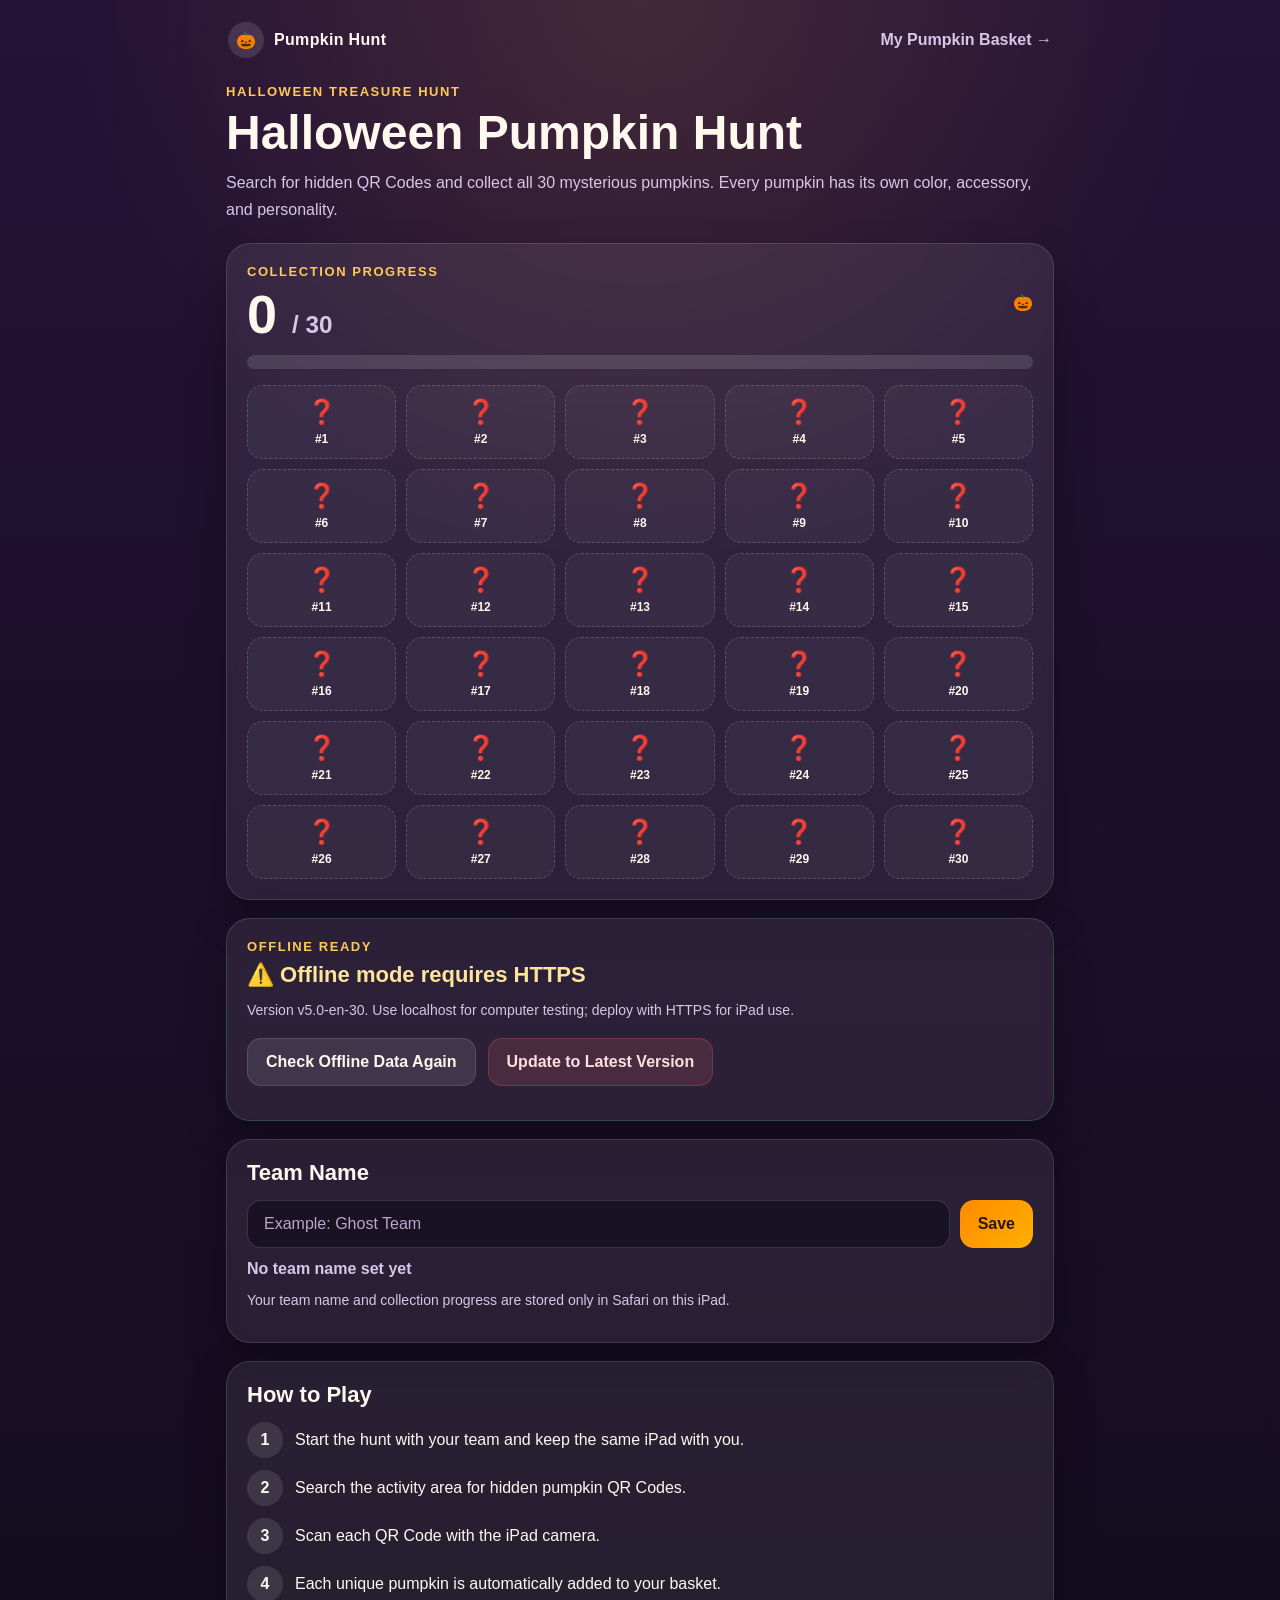
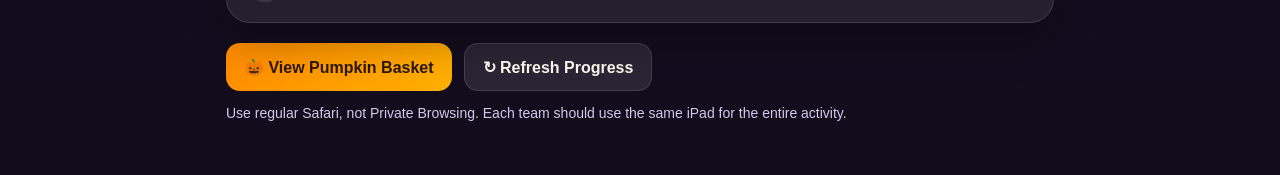
<file: index.html>
<!doctype html>
<html lang="en">
<head>
  <meta charset="utf-8">
  <meta name="viewport" content="width=device-width, initial-scale=1, viewport-fit=cover">
  <meta name="theme-color" content="#120c1c">
  <title>Halloween Pumpkin Hunt</title>
  <link rel="stylesheet" href="./css/style.css?v=5.0">
</head>
<body>
  <main class="page-shell narrow">
    <header class="topbar">
      <div class="brand">
        <span class="brand-mark">🎃</span>
        <span>Pumpkin Hunt</span>
      </div>
      <a class="small-link" href="./collection.html">My Pumpkin Basket →</a>
    </header>

    <section class="hero">
      <p class="eyebrow">Halloween Treasure Hunt</p>
      <h1>Halloween Pumpkin Hunt</h1>
      <p class="lead">Search for hidden QR Codes and collect all 30 mysterious pumpkins. Every pumpkin has its own color, accessory, and personality.</p>
    </section>

    <section class="card progress-card">
      <div class="progress-head">
        <div>
          <p class="eyebrow">Collection Progress</p>
          <div class="progress-big"><span data-progress-count>0</span> <small>/ <span data-progress-total>30</span></small></div>
        </div>
        <span>🎃</span>
      </div>
      <div class="progress-track" aria-label="Collection progress">
        <div class="progress-fill" data-progress-bar></div>
      </div>
      <div class="mini-grid" data-mini-grid></div>
    </section>

    <section class="card offline-card">
      <p class="eyebrow">Offline Ready</p>
      <h2 class="section-title" data-offline-status>Preparing offline data…</h2>
      <p class="helper" data-offline-detail>Keep this device online the first time until you see “Offline mode is ready.”</p>
      <div class="action-row">
        <button class="button-secondary" type="button" data-offline-check>Check Offline Data Again</button><button class="button-danger" type="button" data-offline-force-update>Update to Latest Version</button>
      </div>
    </section>

    <section class="card team-card">
      <h2 class="section-title">Team Name</h2>
      <div class="input-row">
        <input id="teamName" type="text" maxlength="24" placeholder="Example: Ghost Team" autocomplete="off">
        <button id="saveTeam" class="button-primary" type="button">Save</button>
      </div>
      <div class="team-label" data-team-label>No team name set yet</div>
      <p class="helper">Your team name and collection progress are stored only in Safari on this iPad.</p>
    </section>

    <section class="card instructions-card">
      <h2 class="section-title">How to Play</h2>
      <ol class="instructions">
        <li><span class="step-number">1</span><span>Start the hunt with your team and keep the same iPad with you.</span></li>
        <li><span class="step-number">2</span><span>Search the activity area for hidden pumpkin QR Codes.</span></li>
        <li><span class="step-number">3</span><span>Scan each QR Code with the iPad camera.</span></li>
        <li><span class="step-number">4</span><span>Each unique pumpkin is automatically added to your basket.</span></li>
      </ol>
    </section>

    <div class="action-row">
      <a class="button button-primary" href="./collection.html">🎃 View Pumpkin Basket</a>
      <button class="button-secondary" type="button" onclick="location.reload()">↻ Refresh Progress</button>
    </div>

    <p class="footer-note">Use regular Safari, not Private Browsing. Each team should use the same iPad for the entire activity.</p>
  </main>

  <script src="./js/config.js?v=5.0"></script>
  <script src="./js/storage.js?v=5.0"></script>
  <script src="./js/home.js?v=5.0"></script>
  <script src="./js/offline.js?v=5.0"></script>
</body>
</html>
</file>
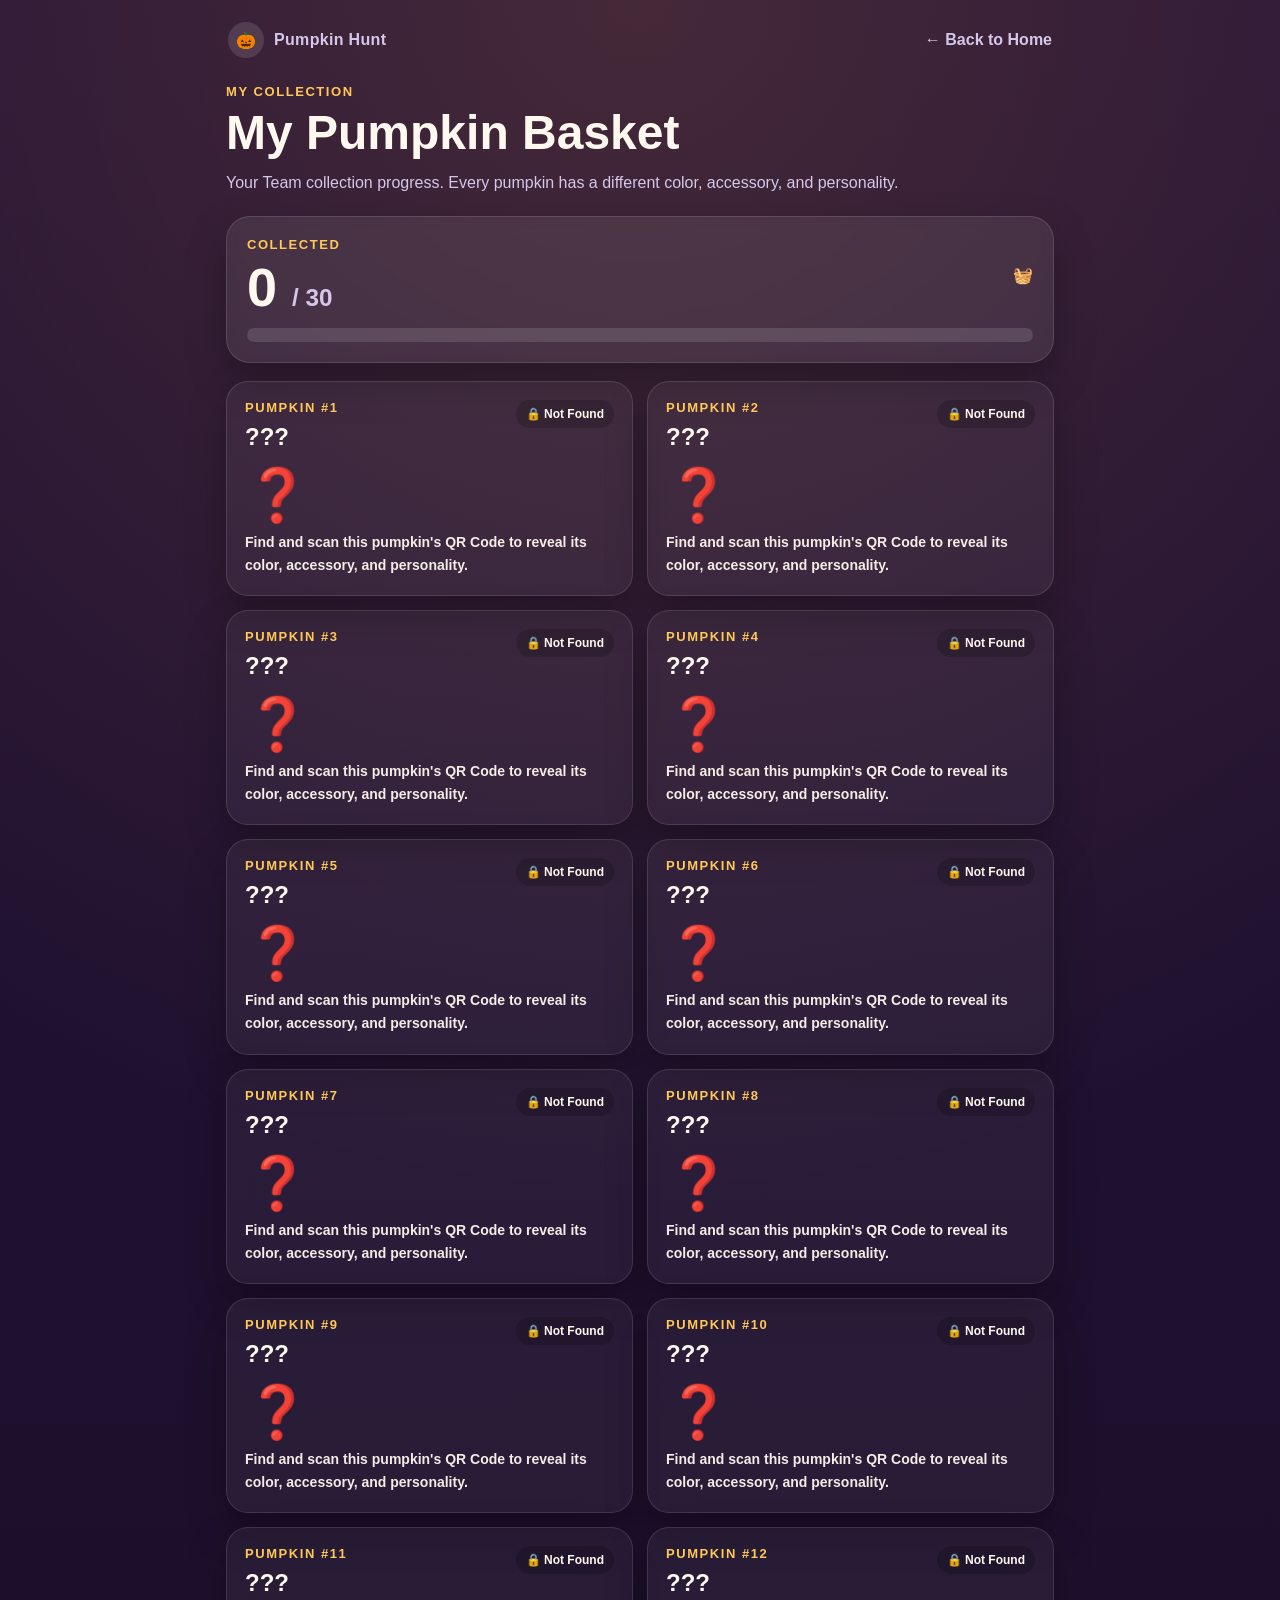
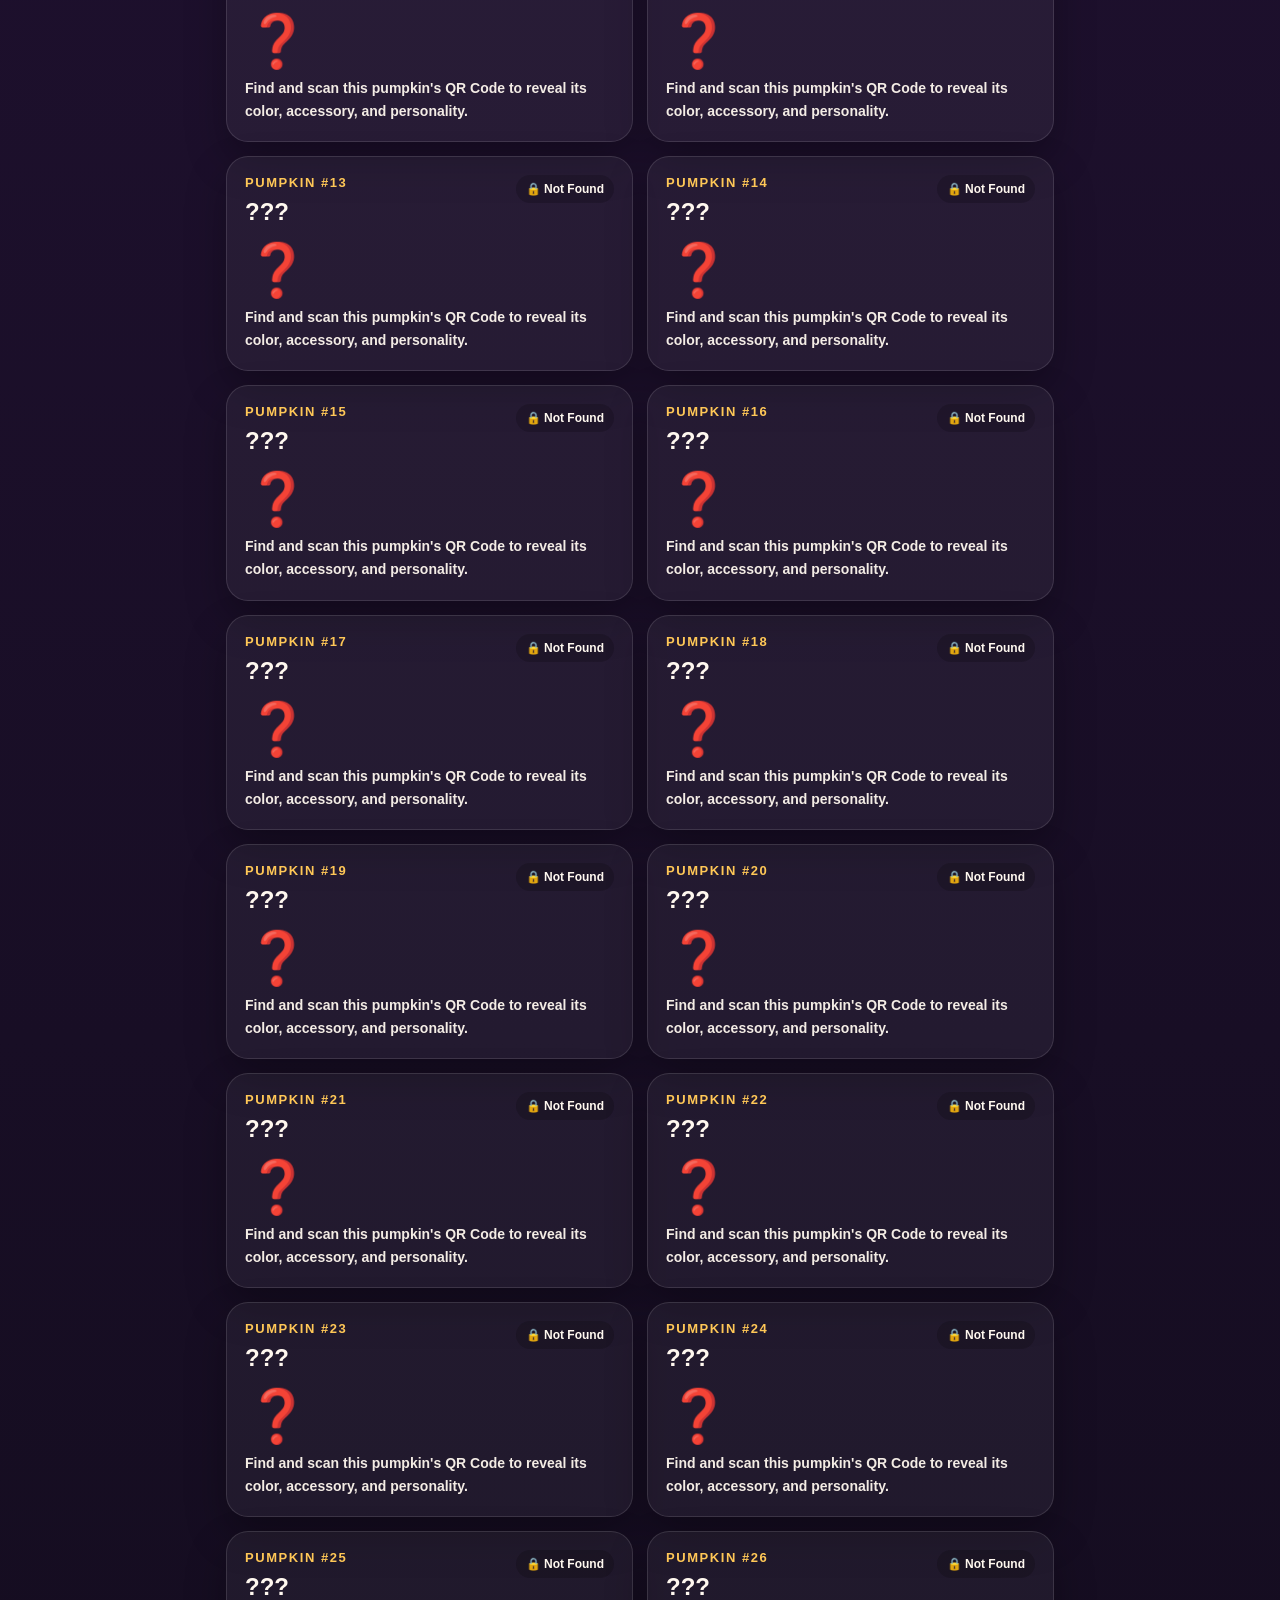
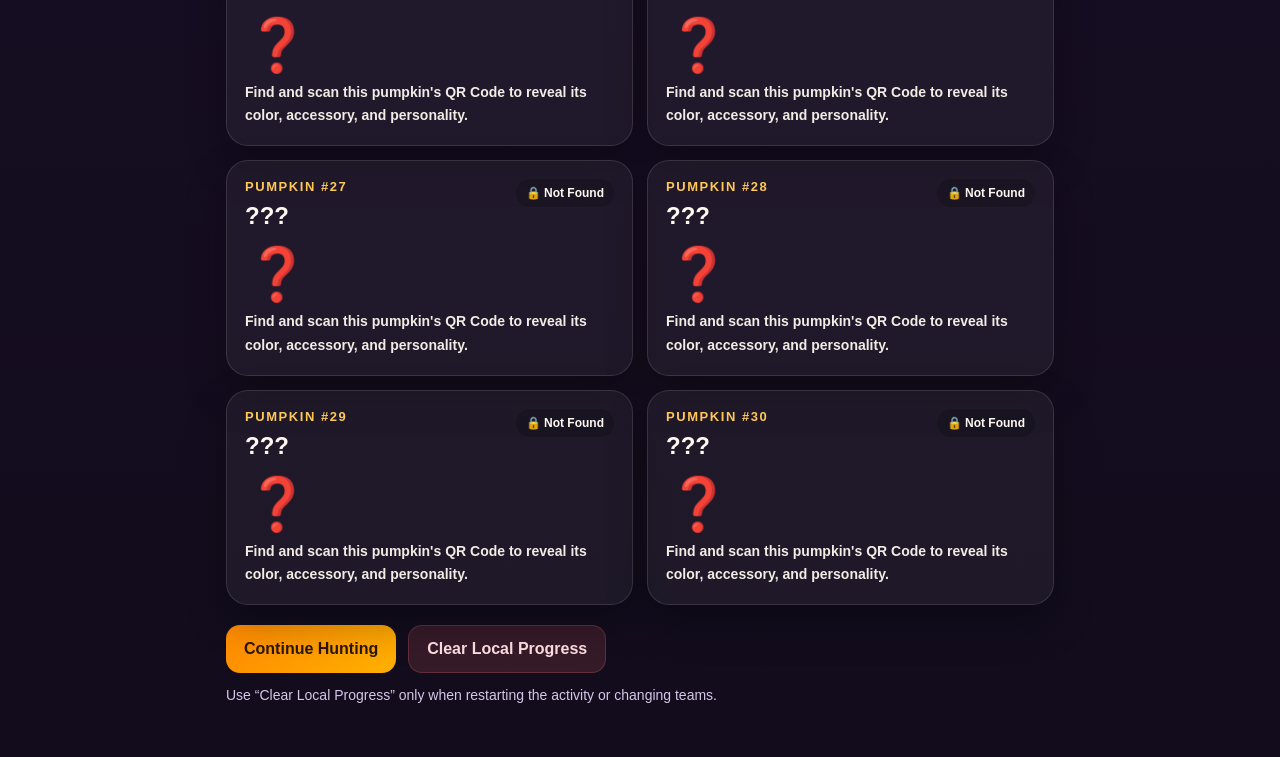
<file: collection.html>
<!doctype html>
<html lang="en">
<head>
  <meta charset="utf-8">
  <meta name="viewport" content="width=device-width, initial-scale=1, viewport-fit=cover">
  <meta name="theme-color" content="#120c1c">
  <title>My Pumpkin Basket | Halloween Pumpkin Hunt</title>
  <link rel="stylesheet" href="./css/style.css?v=5.0">
</head>
<body>
  <main class="page-shell narrow">
    <header class="topbar">
      <a class="brand small-link" href="./index.html">
        <span class="brand-mark">🎃</span>
        <span>Pumpkin Hunt</span>
      </a>
      <a class="small-link" href="./index.html">← Back to Home</a>
    </header>

    <section class="hero">
      <p class="eyebrow">My Collection</p>
      <h1>My Pumpkin Basket</h1>
      <p class="lead"><span data-team-label>Your Team</span> collection progress. Every pumpkin has a different color, accessory, and personality.</p>
    </section>

    <section class="card collection-summary">
      <div class="progress-head">
        <div>
          <p class="eyebrow">Collected</p>
          <div class="progress-big"><span data-progress-count>0</span> <small>/ <span data-progress-total>30</span></small></div>
        </div>
        <span>🧺</span>
      </div>
      <div class="progress-track">
        <div class="progress-fill" data-progress-bar></div>
      </div>
    </section>

    <section class="collection-grid" data-collection-grid></section>

    <section class="card complete-card" data-completion hidden>
      <div class="trophy">🏆</div>
      <p class="eyebrow">Congratulations</p>
      <h2>30 / 30 Complete!</h2>
      <p class="lead">You found every Halloween pumpkin. Show this screen to the teacher to confirm completion.</p>
    </section>

    <div class="action-row">
      <a class="button button-primary" href="./index.html">Continue Hunting</a>
      <button class="button-danger" id="resetGame" type="button">Clear Local Progress</button>
    </div>

    <div class="reset-zone">
      <p class="footer-note">Use “Clear Local Progress” only when restarting the activity or changing teams.</p>
    </div>
  </main>

  <script src="./js/config.js?v=5.0"></script>
  <script src="./js/storage.js?v=5.0"></script>
  <script src="./js/collection.js?v=5.0"></script>
  <script src="./js/offline.js?v=5.0"></script>
</body>
</html>
</file>
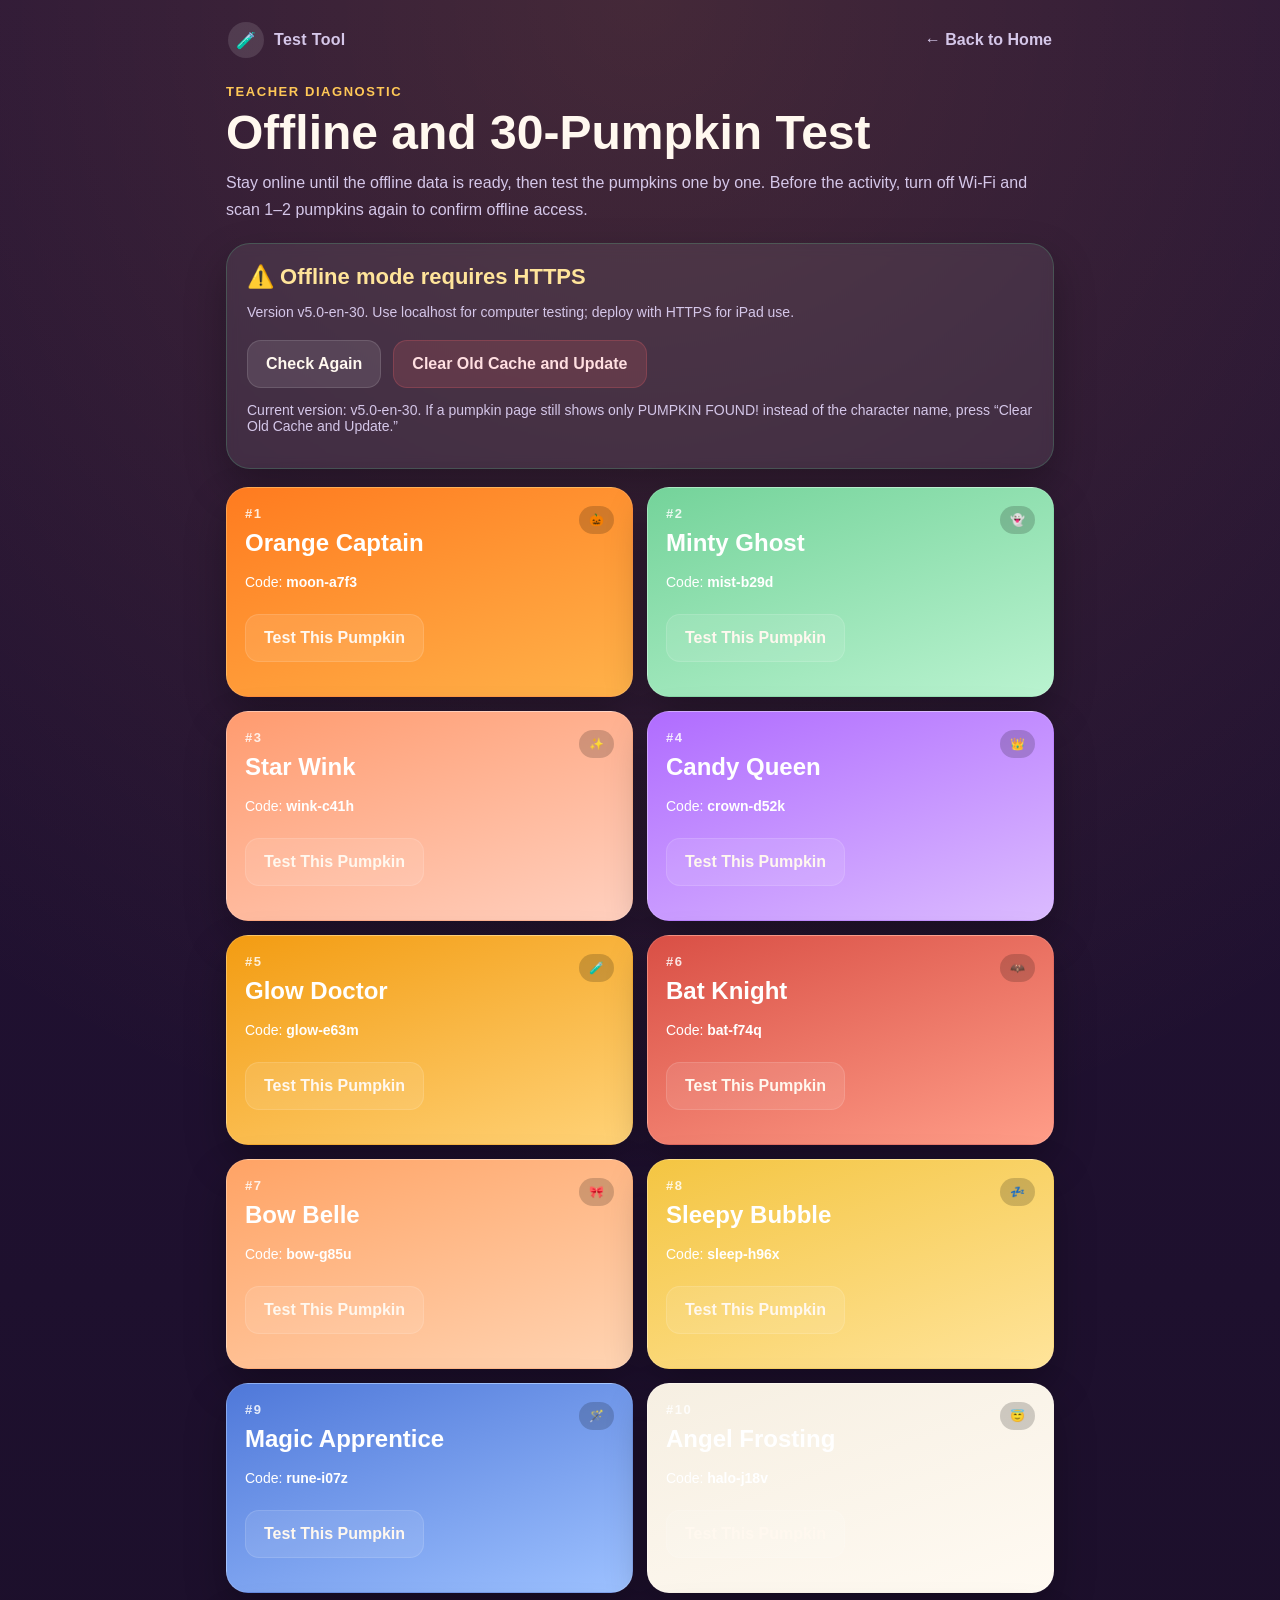
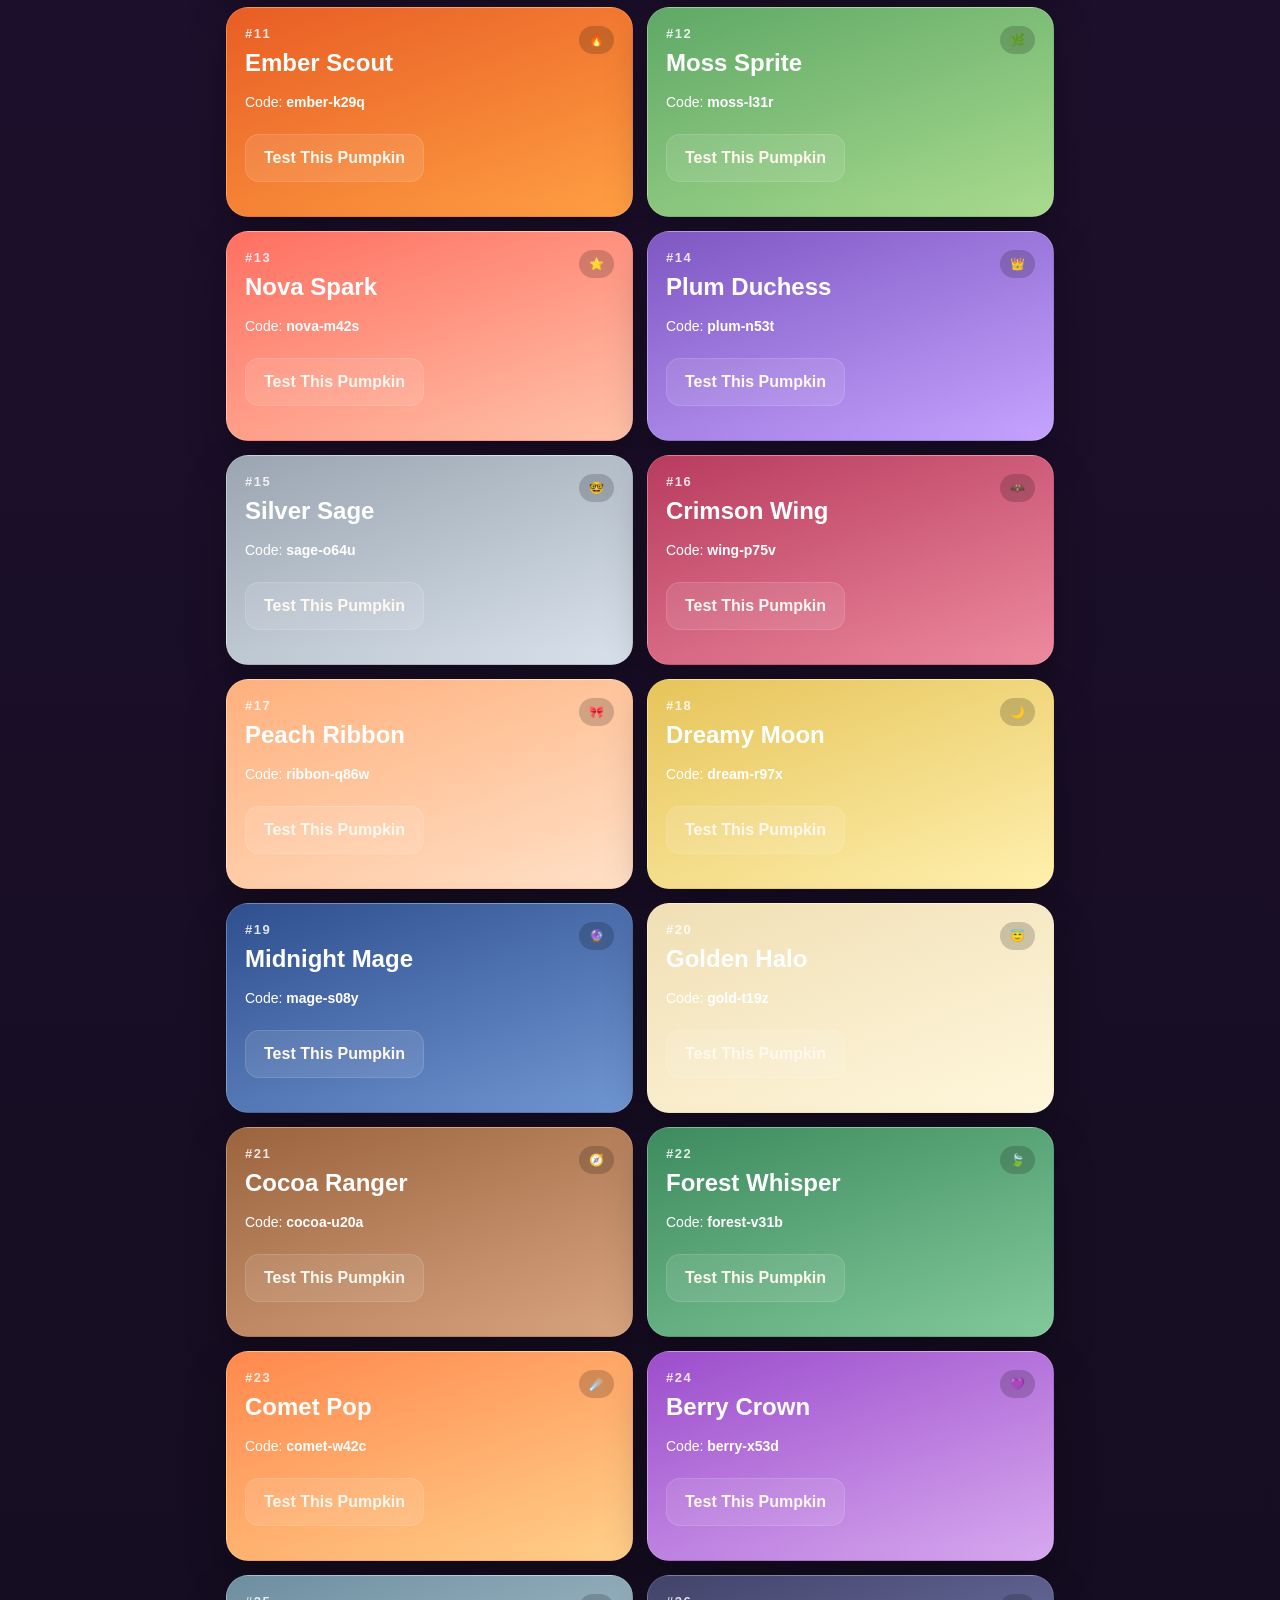
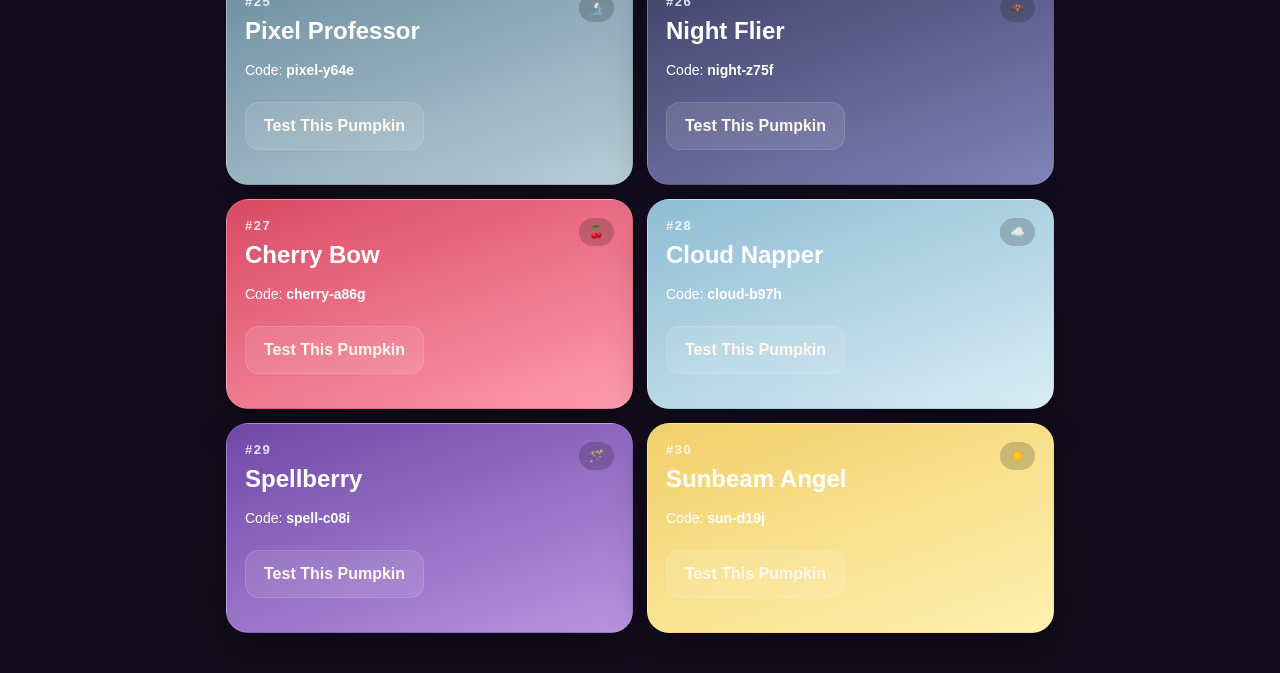
<file: offline-test.html>
<!doctype html>
<html lang="en">
<head>
  <meta charset="utf-8">
  <meta name="viewport" content="width=device-width, initial-scale=1, viewport-fit=cover">
  <meta name="theme-color" content="#120c1c">
  <title>Offline / Pumpkin URL Test | Pumpkin Hunt</title>
  <link rel="stylesheet" href="./css/style.css?v=5.0">
</head>
<body>
  <main class="page-shell narrow">
    <header class="topbar">
      <a class="brand small-link" href="./index.html"><span class="brand-mark">🧪</span><span>Test Tool</span></a>
      <a class="small-link" href="./index.html">← Back to Home</a>
    </header>

    <section class="hero">
      <p class="eyebrow">Teacher Diagnostic</p>
      <h1>Offline and 30-Pumpkin Test</h1>
      <p class="lead">Stay online until the offline data is ready, then test the pumpkins one by one. Before the activity, turn off Wi-Fi and scan 1–2 pumpkins again to confirm offline access.</p>
    </section>

    <section class="card offline-card">
      <div class="offline-status" data-offline-status>Checking offline data…</div>
      <p class="helper" data-offline-detail>Keep the device online the first time you open this page.</p>
      <div class="action-row"><button class="button-secondary" type="button" data-offline-check>Check Again</button><button class="button-danger" type="button" data-offline-force-update>Clear Old Cache and Update</button></div><p class="footer-note">Current version: v5.0-en-30. If a pumpkin page still shows only PUMPKIN FOUND! instead of the character name, press “Clear Old Cache and Update.”</p>
    </section>

    <section class="collection-grid" id="testLinks"></section>
  </main>

  <script src="./js/config.js?v=5.0"></script>
  <script src="./js/offline.js?v=5.0"></script>
  <script>
    const root = document.getElementById('testLinks');
    window.PUMPKIN_HUNT_CONFIG.pumpkins.forEach(p => {
      const url = `./pumpkin.html?code=${encodeURIComponent(p.code)}&p=${encodeURIComponent(p.code)}`;
      const card = document.createElement('article');
      card.className = 'collection-card is-found';
      card.style.background = `linear-gradient(160deg, ${p.palette.shell}, ${p.palette.shell2})`;
      card.innerHTML = `
        <div class="collection-card-header">
          <div><p class="eyebrow" style="color:rgba(255,255,255,.84)">#${p.id}</p><h3>${p.name}</h3></div>
          <span class="tag">${p.emoji}</span>
        </div>
        <p class="meta-line">Code: <strong>${p.code}</strong></p>
        <div class="action-row"><a class="button button-secondary" href="${url}">Test This Pumpkin</a></div>
      `;
      root.appendChild(card);
    });
  </script>
</body>
</html>
</file>
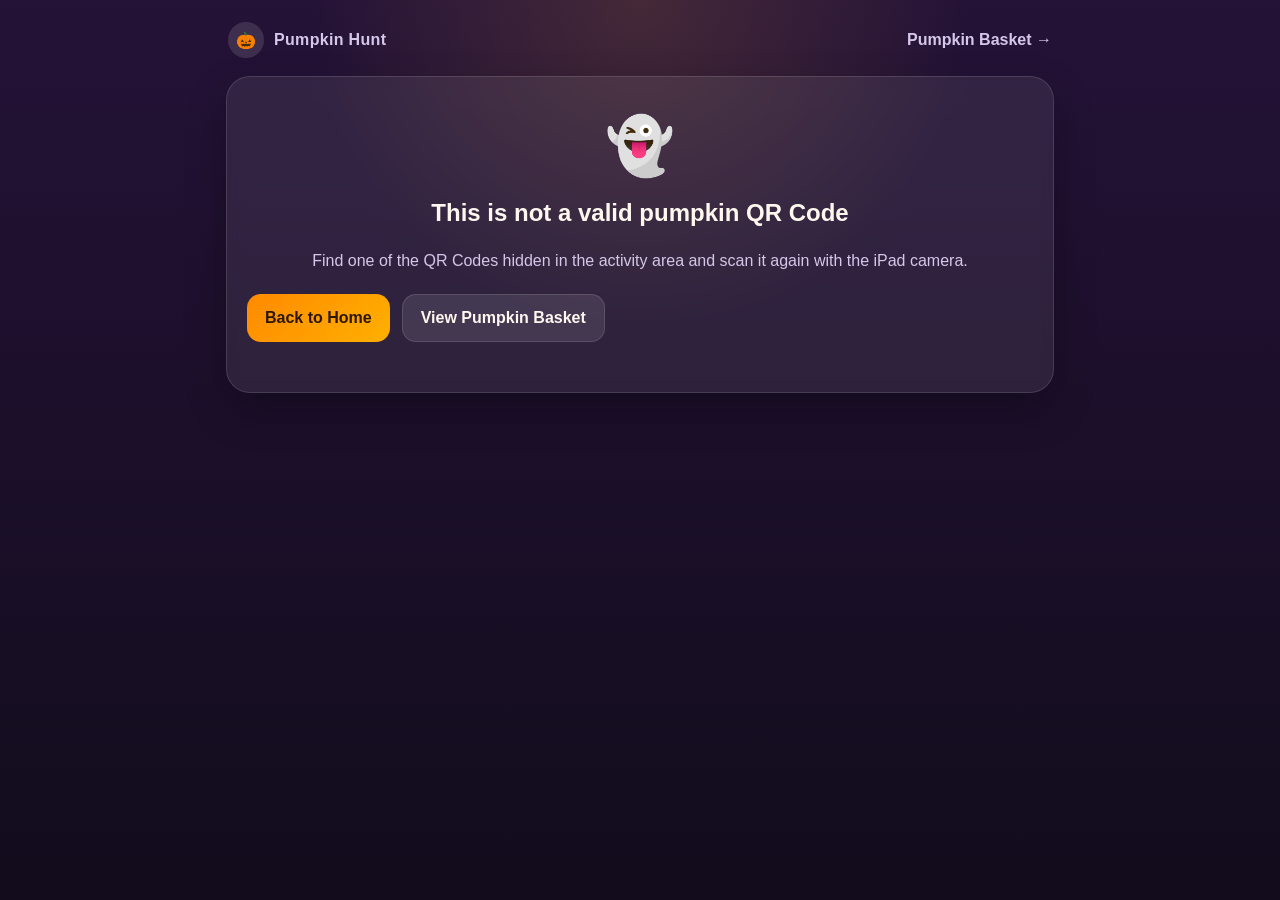
<file: pumpkin.html>
<!doctype html>
<html lang="en">
<head>
  <meta charset="utf-8">
  <meta name="viewport" content="width=device-width, initial-scale=1, viewport-fit=cover">
  <meta name="theme-color" content="#120c1c">
  <title>Pumpkin Found!</title>
  <link rel="stylesheet" href="./css/style.css?v=5.0">
</head>
<body>
  <div class="confetti" data-confetti></div>

  <main class="page-shell narrow">
    <header class="topbar">
      <a class="brand small-link" href="./index.html">
        <span class="brand-mark">🎃</span>
        <span>Pumpkin Hunt</span>
      </a>
      <a class="small-link" href="./collection.html">Pumpkin Basket →</a>
    </header>

    <section data-valid-pumpkin>
      <div class="card">
        <div class="pumpkin-stage">
          <div id="pumpkinFallback" class="pumpkin-fallback" aria-label="Pumpkin fallback display">
            <div class="fallback-accessory" data-fallback-accessory></div>
            <div class="fallback-body">
              <span class="fallback-lobe lobe-1"></span>
              <span class="fallback-lobe lobe-2"></span>
              <span class="fallback-lobe lobe-3"></span>
              <span class="fallback-lobe lobe-4"></span>
              <span class="fallback-lobe lobe-5"></span>
              <span class="fallback-stem"></span>
              <span class="fallback-eye left"></span>
              <span class="fallback-eye right"></span>
              <span class="fallback-mouth"></span>
            </div>
            <div class="fallback-note">Safe Display Mode</div>
          </div>
          <canvas id="pumpkinCanvas" aria-label="Rotatable 3D pumpkin"></canvas>
        </div>

        <div class="found-copy">
          <p class="eyebrow">Treasure Unlocked</p>
          <h1 data-pumpkin-title>PUMPKIN FOUND!</h1>
          <p data-pumpkin-subtitle class="lead">Pumpkin added to your collection.</p>

          <div class="progress-inline">
            <span>Collection Progress</span>
            <div class="progress-track"><div class="progress-fill" data-progress-bar></div></div>
            <strong data-progress-text>0 / 30</strong>
          </div>

          <div class="completion-banner" data-all-complete hidden>
            🏆 You collected all 30 pumpkins! Show this screen to the teacher.
          </div>
        </div>
      </div>

      <div class="action-row">
        <a class="button button-primary" href="./collection.html">🎃 View Pumpkin Basket</a>
        <a class="button button-secondary" href="./index.html">Back to Home</a>
      </div>
      <p class="footer-note">Drag left or right to rotate the 3D pumpkin. Every pumpkin has a different color, accessory, and personality.</p>
    </section>

    <section class="card invalid-card" data-invalid-pumpkin hidden>
      <div class="invalid-icon">👻</div>
      <h2>This is not a valid pumpkin QR Code</h2>
      <p class="lead">Find one of the QR Codes hidden in the activity area and scan it again with the iPad camera.</p>
      <div class="action-row">
        <a class="button button-primary" href="./index.html">Back to Home</a>
        <a class="button button-secondary" href="./collection.html">View Pumpkin Basket</a>
      </div>
    </section>
  </main>

  <script src="./js/config.js?v=5.0"></script>
  <script src="./js/storage.js?v=5.0"></script>
  <script src="./js/pumpkin.js?v=5.0"></script>
  <script src="./js/pumpkin3d.js?v=5.0"></script>
  <script src="./js/offline.js?v=5.0"></script>
</body>
</html>
</file>
<file: css/style.css>
:root {
  --bg-1: #120c1c;
  --bg-2: #241237;
  --panel: rgba(255, 255, 255, 0.08);
  --panel-strong: rgba(255, 255, 255, 0.14);
  --text: #fff8ef;
  --muted: #d5c7e9;
  --accent: #ff8a00;
  --accent-2: #ffc857;
  --danger: #d95d66;
  --ok: #58d68d;
  --shadow: 0 18px 40px rgba(0, 0, 0, 0.28);
  --radius-lg: 24px;
  --radius-md: 18px;
  --radius-sm: 12px;
}

* { box-sizing: border-box; }
html, body { margin: 0; min-height: 100%; }
body {
  font-family: "Segoe UI", "Noto Sans TC", "PingFang TC", sans-serif;
  color: var(--text);
  background:
    radial-gradient(circle at top, rgba(255, 171, 64, 0.15), transparent 30%),
    linear-gradient(180deg, var(--bg-2), var(--bg-1));
}

a { color: inherit; text-decoration: none; }
button, input { font: inherit; }
button { cursor: pointer; border: 0; }

.page-shell {
  width: min(100%, 1120px);
  margin: 0 auto;
  padding: 16px 16px 40px;
}
.page-shell.narrow { max-width: 860px; }
.tool-layout {
  width: min(100%, 1200px);
  margin: 0 auto;
  padding: 16px 16px 40px;
}

.topbar {
  display: flex;
  justify-content: space-between;
  align-items: center;
  gap: 16px;
  padding: 6px 2px 18px;
}
.brand {
  display: inline-flex;
  align-items: center;
  gap: 10px;
  font-weight: 800;
  letter-spacing: 0.02em;
}
.brand-mark {
  display: inline-grid;
  place-items: center;
  width: 36px;
  height: 36px;
  border-radius: 50%;
  background: rgba(255, 255, 255, 0.12);
}
.small-link {
  color: var(--muted);
  font-weight: 600;
}

.hero {
  margin: 8px 0 20px;
}
.hero h1 {
  margin: 6px 0 10px;
  font-size: clamp(32px, 7vw, 48px);
  line-height: 1.08;
}
.lead {
  color: var(--muted);
  line-height: 1.7;
  margin: 0;
}
.eyebrow {
  margin: 0 0 8px;
  font-size: 13px;
  text-transform: uppercase;
  letter-spacing: 0.12em;
  color: var(--accent-2);
  font-weight: 800;
}
.section-title {
  margin: 0 0 14px;
  font-size: 22px;
}

.card {
  background: var(--panel);
  backdrop-filter: blur(6px);
  border: 1px solid rgba(255, 255, 255, 0.12);
  border-radius: var(--radius-lg);
  box-shadow: var(--shadow);
  padding: 20px;
  margin: 0 0 18px;
}
.progress-card, .team-card, .instructions-card, .collection-summary, .tool-card, .complete-card, .invalid-card { overflow: hidden; }

.progress-head {
  display: flex;
  justify-content: space-between;
  align-items: center;
  gap: 16px;
}
.progress-big {
  font-size: clamp(34px, 8vw, 54px);
  font-weight: 900;
  line-height: 1;
}
.progress-big small {
  font-size: 0.45em;
  color: var(--muted);
}
.progress-track {
  width: 100%;
  height: 14px;
  border-radius: 999px;
  background: rgba(255, 255, 255, 0.12);
  overflow: hidden;
  margin-top: 14px;
}
.progress-fill {
  height: 100%;
  width: 0;
  background: linear-gradient(90deg, var(--accent), #ffbe55);
  border-radius: inherit;
  transition: width 0.35s ease;
}
.mini-grid {
  display: grid;
  grid-template-columns: repeat(5, 1fr);
  gap: 10px;
  margin-top: 16px;
}
.mini-slot {
  min-height: 74px;
  border-radius: 16px;
  display: flex;
  flex-direction: column;
  align-items: center;
  justify-content: center;
  padding: 10px 6px;
  text-align: center;
  border: 1px dashed rgba(255,255,255,0.18);
  background: rgba(255, 255, 255, 0.04);
}
.mini-slot strong { font-size: 12px; margin-top: 6px; }
.mini-slot.is-collected {
  border-style: solid;
  color: #fff;
}
.mini-slot .mini-icon { font-size: 24px; }

.input-row {
  display: flex;
  gap: 10px;
  flex-wrap: wrap;
}
input[type="text"], input[type="url"] {
  flex: 1 1 220px;
  padding: 14px 16px;
  border-radius: 14px;
  border: 1px solid rgba(255, 255, 255, 0.14);
  background: rgba(8, 5, 18, 0.5);
  color: var(--text);
}
input::placeholder { color: #b5a8cb; }
.button-primary, .button-secondary, .button-danger, .button {
  display: inline-flex;
  align-items: center;
  justify-content: center;
  min-height: 48px;
  padding: 12px 18px;
  border-radius: 14px;
  font-weight: 800;
  transition: transform 0.15s ease, opacity 0.2s ease;
}
.button-primary, .button.button-primary {
  background: linear-gradient(135deg, var(--accent), #ffb000);
  color: #2c1700;
}
.button-secondary, .button.button-secondary {
  background: rgba(255,255,255,0.1);
  color: var(--text);
  border: 1px solid rgba(255,255,255,0.12);
}
.button-danger {
  background: rgba(217, 93, 102, 0.18);
  color: #ffdfe1;
  border: 1px solid rgba(217, 93, 102, 0.28);
}
.button-primary:hover, .button-secondary:hover, .button-danger:hover, .button:hover {
  transform: translateY(-1px);
}
.team-label, .helper, .tool-status, .footer-note {
  color: var(--muted);
}
.team-label {
  margin-top: 12px;
  font-weight: 700;
}
.helper, .footer-note, .tool-status { font-size: 14px; }

.instructions {
  list-style: none;
  margin: 0;
  padding: 0;
  display: grid;
  gap: 12px;
}
.instructions li {
  display: grid;
  grid-template-columns: 36px 1fr;
  gap: 12px;
  align-items: center;
}
.step-number {
  width: 36px;
  height: 36px;
  border-radius: 50%;
  display: inline-grid;
  place-items: center;
  background: rgba(255,255,255,0.1);
  font-weight: 800;
}
.action-row {
  display: flex;
  gap: 12px;
  flex-wrap: wrap;
  margin: 20px 0 14px;
}

.pumpkin-stage {
  position: relative;
  min-height: 340px;
  border-radius: 22px;
  overflow: hidden;
  background: radial-gradient(circle at top, rgba(255, 204, 102, 0.18), rgba(255,255,255,0.02) 50%), rgba(8, 5, 18, 0.55);
  border: 1px solid rgba(255,255,255,0.08);
}
#pumpkinCanvas {
  width: 100%;
  height: 340px;
  display: block;
}
.found-copy {
  padding-top: 18px;
}
.found-copy h1 {
  font-size: clamp(30px, 6vw, 40px);
  margin: 0 0 10px;
}
.progress-inline {
  display: grid;
  gap: 10px;
  margin-top: 20px;
}
.completion-banner {
  margin-top: 18px;
  padding: 14px 16px;
  border-radius: 16px;
  background: rgba(88, 214, 141, 0.15);
  border: 1px solid rgba(88, 214, 141, 0.28);
  color: #dcffe9;
  font-weight: 700;
}
.invalid-card {
  text-align: center;
  padding: 36px 20px;
}
.invalid-icon, .trophy {
  font-size: 56px;
  margin-bottom: 12px;
}

.collection-grid {
  display: grid;
  grid-template-columns: repeat(2, minmax(0, 1fr));
  gap: 14px;
}
.collection-card {
  border-radius: 22px;
  padding: 18px;
  position: relative;
  overflow: hidden;
  min-height: 210px;
  box-shadow: var(--shadow);
  border: 1px solid rgba(255,255,255,0.12);
}
.collection-card.is-locked {
  background: rgba(255,255,255,0.05);
}
.collection-card.is-found {
  color: #fff;
}
.collection-card-header {
  display: flex;
  justify-content: space-between;
  align-items: start;
  gap: 12px;
}
.collection-card h3 {
  margin: 0;
  font-size: 24px;
}
.collection-card .tag {
  display: inline-flex;
  align-items: center;
  gap: 6px;
  padding: 7px 10px;
  border-radius: 999px;
  font-size: 12px;
  font-weight: 800;
  background: rgba(0,0,0,0.18);
}
.collection-card .collection-emoji {
  font-size: 52px;
  line-height: 1;
  margin: 18px 0 10px;
}
.collection-card .meta-line {
  font-size: 14px;
  line-height: 1.65;
  max-width: 30em;
}
.collection-card .locked-label {
  opacity: 0.95;
  font-weight: 700;
}
.collection-card .personality-line {
  margin-top: 10px;
  font-size: 15px;
  font-weight: 700;
}
.complete-card { text-align: center; }
.reset-zone { margin-top: 8px; }

.confetti {
  position: fixed;
  inset: 0;
  pointer-events: none;
  overflow: hidden;
  z-index: 20;
}
.confetti-piece {
  position: absolute;
  top: -20px;
  width: 10px;
  height: 16px;
  opacity: 0.9;
  animation: fall linear forwards;
}
@keyframes fall {
  0% { transform: translateY(0) rotate(0deg); }
  100% { transform: translateY(105vh) rotate(540deg); opacity: 0; }
}

.tool-controls {
  display: grid;
  grid-template-columns: minmax(0, 1fr) auto auto;
  gap: 10px;
}
.qr-output {
  display: grid;
  grid-template-columns: repeat(auto-fit, minmax(240px, 1fr));
  gap: 18px;
  margin-top: 20px;
}
.qr-card {
  background: white;
  color: #222;
  border-radius: 18px;
  padding: 16px;
  break-inside: avoid;
}
.qr-card h3 {
  margin: 0 0 6px;
  font-size: 24px;
}
.qr-card .qr-meta {
  color: #555;
  font-size: 14px;
  line-height: 1.5;
  margin-bottom: 12px;
}
.qr-box {
  min-height: 136px;
  display: grid;
  place-items: center;
  margin: 10px 0;
}
.qr-link {
  font-size: 11px;
  word-break: break-all;
  color: #555;
}
.no-print { display: block; }

@media (max-width: 760px) {
  .tool-controls { grid-template-columns: 1fr; }
  .collection-grid { grid-template-columns: 1fr; }
  .mini-grid { grid-template-columns: repeat(2, 1fr); }
}

@media print {
  body { background: #fff; color: #000; }
  .no-print { display: none; }
  .tool-layout { padding: 0; }
  .qr-output { grid-template-columns: repeat(2, 1fr); gap: 12px; }
  .qr-card { box-shadow: none; border: 1px solid #ddd; }
}

.offline-card {
  border-color: rgba(88, 214, 141, 0.22);
}
.offline-status {
  font-size: 22px;
  font-weight: 900;
  margin-bottom: 8px;
}
[data-offline-status][data-state="ready"] { color: #bfffd4; }
[data-offline-status][data-state="warn"] { color: #ffe49a; }
[data-offline-status][data-state="error"] { color: #ffc1c5; }
[data-offline-status][data-state="loading"] { color: var(--accent-2); }

/* v4.1 renderer fallback: remains visible until the first successful WebGL frame. */
.pumpkin-stage {
  position: relative;
  isolation: isolate;
}
#pumpkinCanvas {
  position: relative;
  z-index: 2;
  background: transparent;
}
.pumpkin-fallback {
  --pumpkin-shell: #ff7b1f;
  --pumpkin-shell-2: #ffb24a;
  --pumpkin-stem: #70552d;
  --pumpkin-accent: #ffd54f;
  --pumpkin-eye: #171117;
  position: absolute;
  inset: 0;
  z-index: 1;
  display: grid;
  place-items: center;
  pointer-events: none;
  transition: opacity .2s ease;
}
.pumpkin-fallback.webgl-ready {
  opacity: 0;
}
.fallback-body {
  position: relative;
  width: min(52vw, 260px);
  aspect-ratio: 1.18 / 1;
  filter: drop-shadow(0 22px 28px rgba(0,0,0,.30));
  animation: fallbackFloat 2.8s ease-in-out infinite;
}
.fallback-lobe {
  position: absolute;
  top: 17%;
  bottom: 6%;
  width: 43%;
  border-radius: 52% 52% 48% 48% / 42% 42% 58% 58%;
  background: linear-gradient(100deg, var(--pumpkin-shell), var(--pumpkin-shell-2) 52%, var(--pumpkin-shell));
  box-shadow: inset 10px 0 16px rgba(255,255,255,.10), inset -14px 0 20px rgba(0,0,0,.12);
}
.lobe-1 { left: 2%; transform: scale(.83,.90); }
.lobe-2 { left: 19%; transform: scale(.96,.98); }
.lobe-3 { left: 30%; width: 40%; z-index: 2; }
.lobe-4 { right: 19%; transform: scale(.96,.98); }
.lobe-5 { right: 2%; transform: scale(.83,.90); }
.fallback-stem {
  position: absolute;
  z-index: 4;
  width: 13%;
  height: 28%;
  left: 44%;
  top: -1%;
  border-radius: 35% 35% 20% 20%;
  background: linear-gradient(90deg, var(--pumpkin-stem), #a98a50, var(--pumpkin-stem));
  transform: rotate(8deg);
}
.fallback-eye {
  position: absolute;
  z-index: 5;
  width: 9%;
  height: 10%;
  top: 47%;
  border-radius: 50%;
  background: var(--pumpkin-eye);
  box-shadow: 0 0 10px rgba(0,0,0,.18);
}
.fallback-eye.left { left: 34%; }
.fallback-eye.right { right: 34%; }
.pumpkin-fallback[data-pumpkin-id="3"] .fallback-eye.right,
.pumpkin-fallback[data-pumpkin-id="8"] .fallback-eye.right {
  height: 3%;
  top: 51%;
  border-radius: 999px;
}
.fallback-mouth {
  position: absolute;
  z-index: 5;
  width: 27%;
  height: 13%;
  left: 36.5%;
  top: 62%;
  border-bottom: 7px solid var(--pumpkin-eye);
  border-radius: 0 0 50% 50%;
}
.pumpkin-fallback[data-pumpkin-id="6"] .fallback-mouth {
  border-bottom: 0;
  border-top: 7px solid var(--pumpkin-eye);
  border-radius: 50% 50% 0 0;
}
.fallback-accessory {
  position: absolute;
  z-index: 6;
  top: 7%;
  left: 50%;
  transform: translateX(-50%);
  font-size: clamp(44px, 9vw, 78px);
  filter: drop-shadow(0 5px 8px rgba(0,0,0,.25));
}
.fallback-note {
  position: absolute;
  bottom: 14px;
  right: 16px;
  font-size: 11px;
  color: rgba(255,255,255,.48);
  letter-spacing: .08em;
}
@keyframes fallbackFloat {
  0%, 100% { transform: translateY(0) rotate(-1deg); }
  50% { transform: translateY(-10px) rotate(1deg); }
}
</file>
